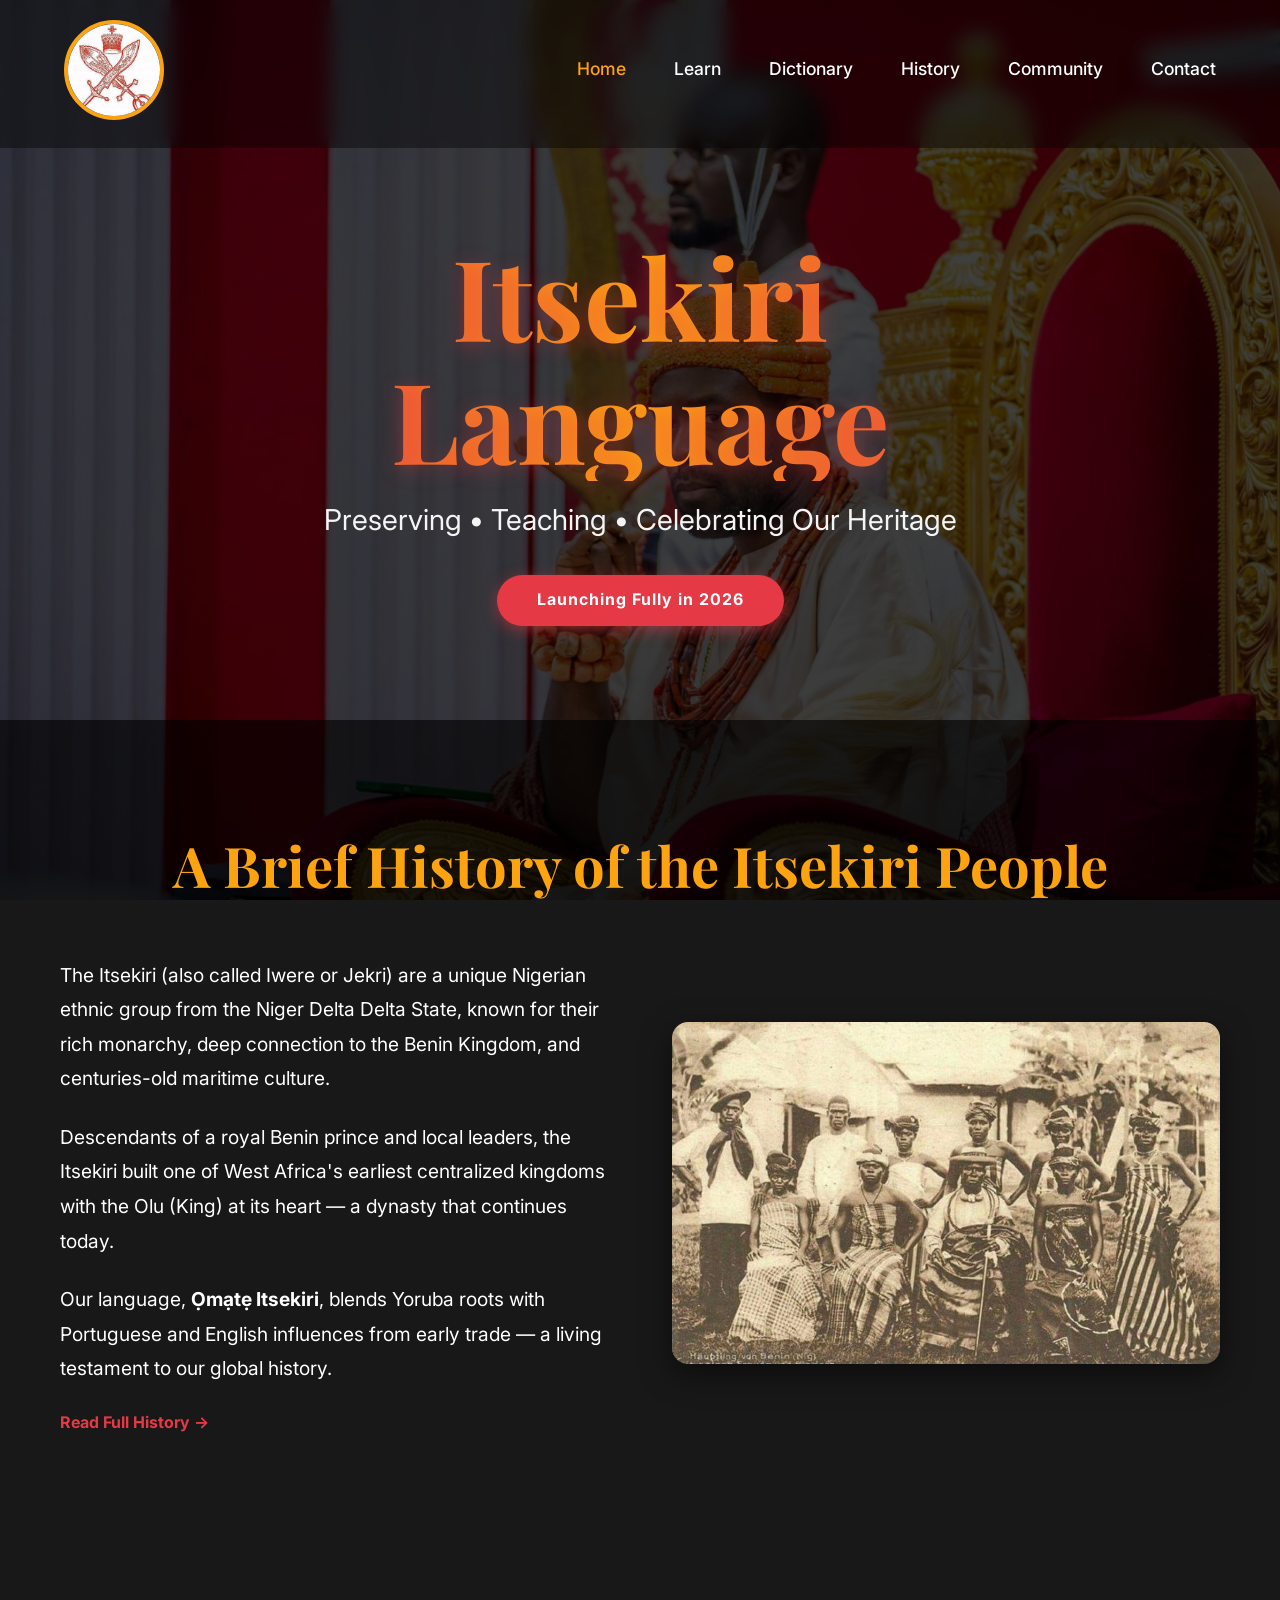
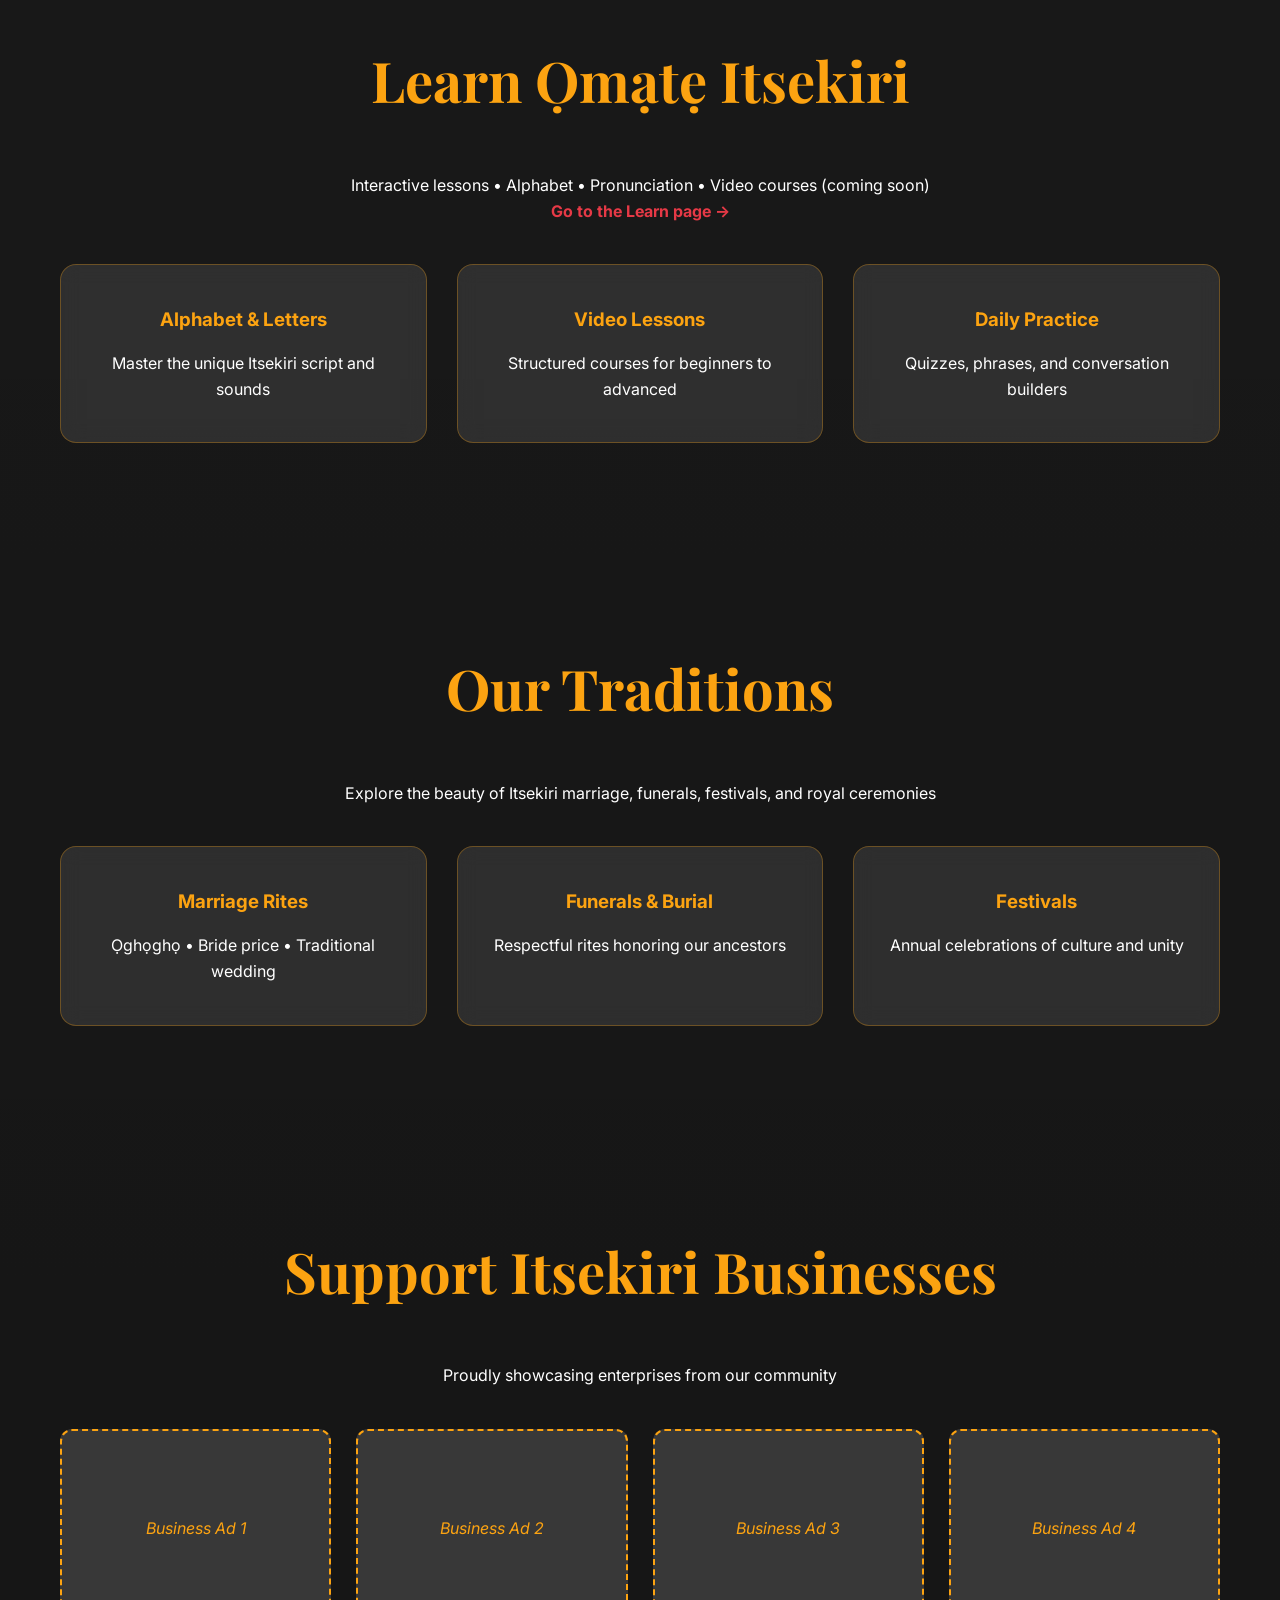
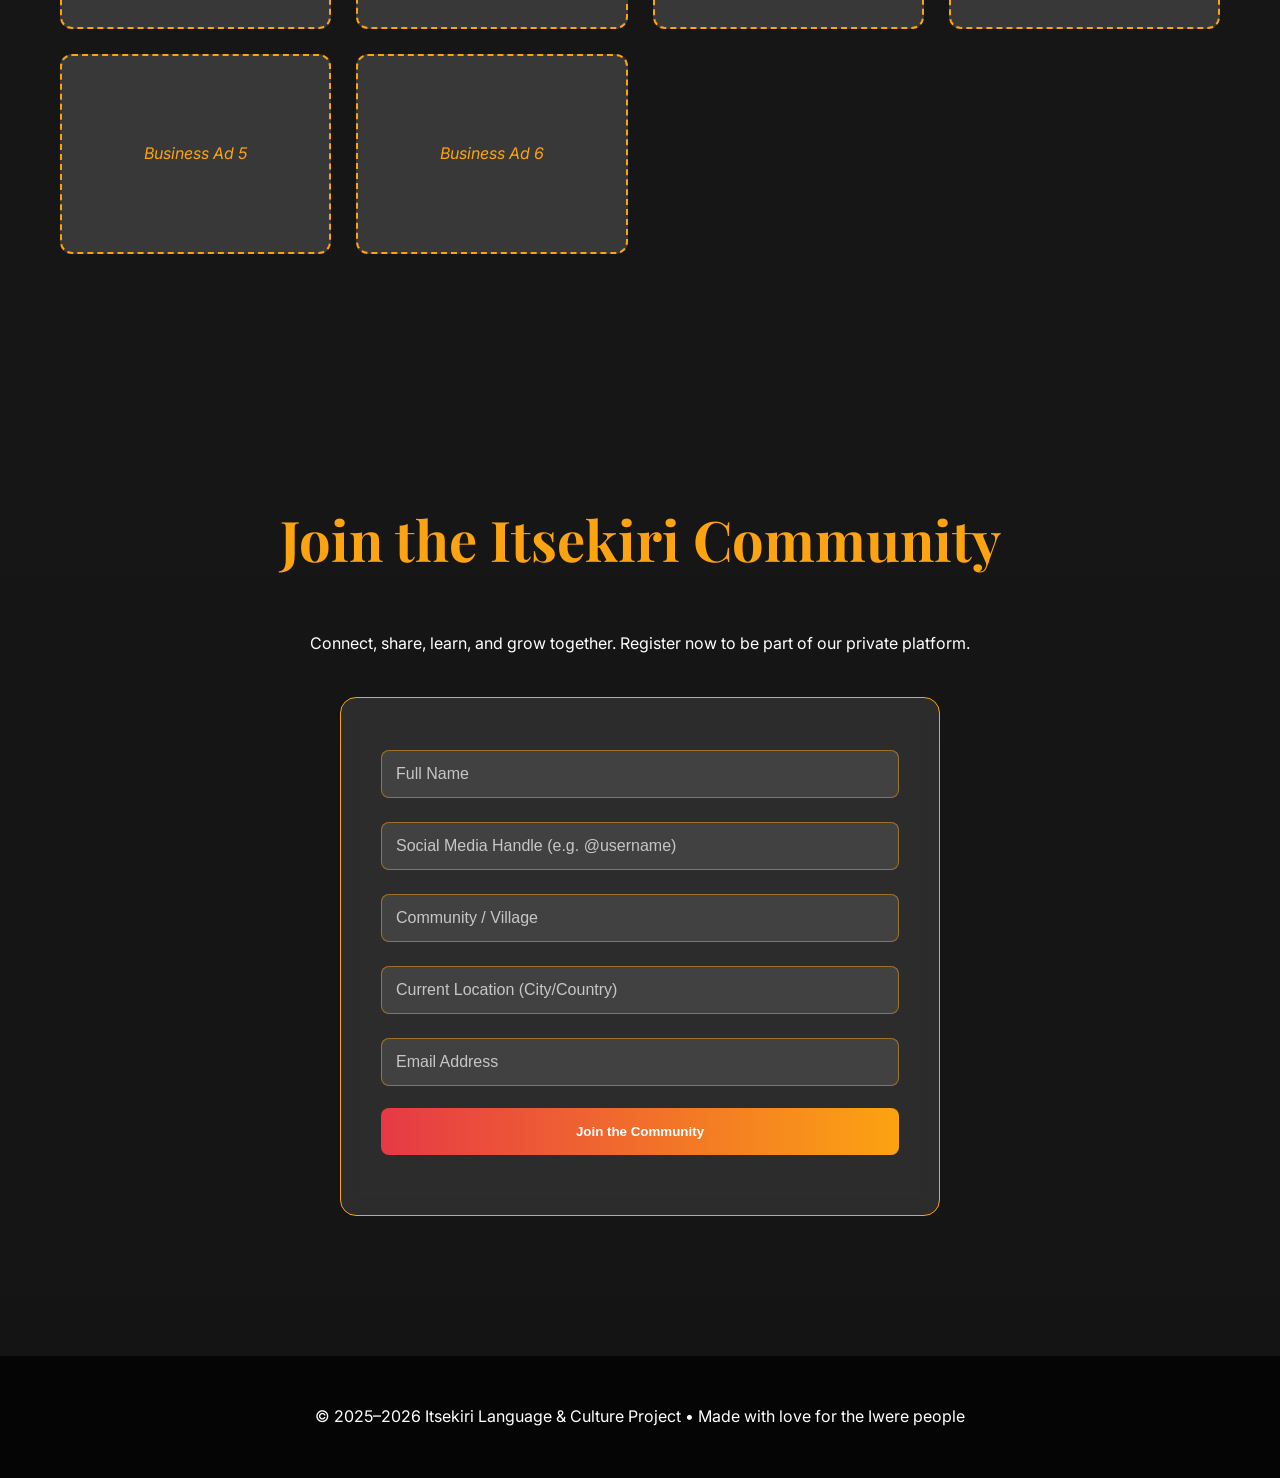
<file: index.html>
<!doctype html>
<html lang="en">
  <head>
    <meta charset="UTF-8" />
    <meta name="viewport" content="width=device-width, initial-scale=1.0" />
    <title>Ẹ̀dẹ Itsekiri • Language & Culture Hub</title>
    <meta name="description" content="Preserving, teaching and celebrating Itsekiri language and heritage." />
    <link href="https://fonts.googleapis.com/css2?family=Playfair+Display:wght@700&family=Inter:wght@300;500;700&display=swap" rel="stylesheet" />
    <link rel="stylesheet" href="https://cdnjs.cloudflare.com/ajax/libs/font-awesome/6.4.0/css/all.min.css" />
    <link rel="stylesheet" href="css/style.css" />
  </head>
  <body>
    <div id="site-nav"></div>

    <!-- Hero Section -->
    <header class="hero" id="home">
      <div class="hero-content">
        <h1 class="main-title">Itsekiri Language</h1>
        <p class="subtitle">Preserving • Teaching • Celebrating Our Heritage</p>
        <div class="badge">Launching Fully in 2026</div>
      </div>
    </header>

    <!-- Brief History -->
    <section class="section" id="history">
      <div class="container">
        <h2>A Brief History of the Itsekiri People</h2>
        <div class="history-grid">
          <div class="history-text">
            <p>
              The Itsekiri (also called Iwere or Jekri) are a unique Nigerian
              ethnic group from the Niger Delta Delta State, known for their
              rich monarchy, deep connection to the Benin Kingdom, and
              centuries-old maritime culture.
            </p>
            <p>
              Descendants of a royal Benin prince and local leaders, the
              Itsekiri built one of West Africa's earliest centralized kingdoms
              with the Olu (King) at its heart — a dynasty that continues today.
            </p>
            <p>
              Our language, <strong>Ọmạtẹ Itsekiri</strong>, blends Yoruba roots
              with Portuguese and English influences from early trade — a living
              testament to our global history.
            </p>
            <a href="history.html" class="read-more">Read Full History →</a>
          </div>
          <div class="history-image">
            <img
              src="images/History-of-Itsekiri-People-1024x639.jpg"
              alt="Itsekiri History"
              class="history-img"
            />
          </div>
        </div>
      </div>
    </section>

    <!-- Learn Teaser -->
    <section class="section" id="learn">
      <div class="container text-center">
        <h2>Learn Ọmạtẹ Itsekiri</h2>
        <p>
          Interactive lessons • Alphabet • Pronunciation • Video courses (coming
          soon)
        </p>
        <p><a href="learn.html" class="read-more">Go to the Learn page →</a></p>
        <div class="grid-3">
          <div class="card">
            <h3>Alphabet & Letters</h3>
            <p>Master the unique Itsekiri script and sounds</p>
          </div>
          <div class="card">
            <h3>Video Lessons</h3>
            <p>Structured courses for beginners to advanced</p>
          </div>
          <div class="card">
            <h3>Daily Practice</h3>
            <p>Quizzes, phrases, and conversation builders</p>
          </div>
        </div>
      </div>
    </section>

    <!-- Traditions -->
    <section class="section" id="traditions">
      <div class="container text-center">
        <h2>Our Traditions</h2>
        <p>
          Explore the beauty of Itsekiri marriage, funerals, festivals, and
          royal ceremonies
        </p>
        <div class="grid-3">
          <div class="card">
            <h3>Marriage Rites</h3>
            <p>Ọghọghọ • Bride price • Traditional wedding</p>
          </div>
          <div class="card">
            <h3>Funerals & Burial</h3>
            <p>Respectful rites honoring our ancestors</p>
          </div>
          <div class="card">
            <h3>Festivals</h3>
            <p>Annual celebrations of culture and unity</p>
          </div>
        </div>
      </div>
    </section>

    <!-- Business Ads -->
    <section class="section" id="ads-section">
      <div class="container text-center">
        <h2>Support Itsekiri Businesses</h2>
        <p>Proudly showcasing enterprises from our community</p>
        <div class="ads-grid">
          <div class="ad-card">Business Ad 1</div>
          <div class="ad-card">Business Ad 2</div>
          <div class="ad-card">Business Ad 3</div>
          <div class="ad-card">Business Ad 4</div>
          <div class="ad-card">Business Ad 5</div>
          <div class="ad-card">Business Ad 6</div>
        </div>
      </div>
    </section>

    <!-- Community Registration -->
    <section class="section" id="community">
      <div class="container">
        <h2 class="text-center">Join the Itsekiri Community</h2>
        <p class="text-center">
          Connect, share, learn, and grow together. Register now to be part of
          our private platform.
        </p>
        <div class="form-container">
          <form id="registrationForm">
            <input type="text" placeholder="Full Name" required />
            <input
              type="text"
              placeholder="Social Media Handle (e.g. @username)"
            />
            <input type="text" placeholder="Community / Village" />
            <input type="text" placeholder="Current Location (City/Country)" />
            <input type="email" placeholder="Email Address" required />
            <button type="submit" class="btn-primary">
              Join the Community
            </button>
          </form>
          <p id="formMessage"></p>
        </div>
      </div>
    </section>

    
    <div id="site-footer"></div>
    <script src="js/layout.js" defer></script>
    <script src="js/main.js" defer></script>
  </body>
</html>
</file>
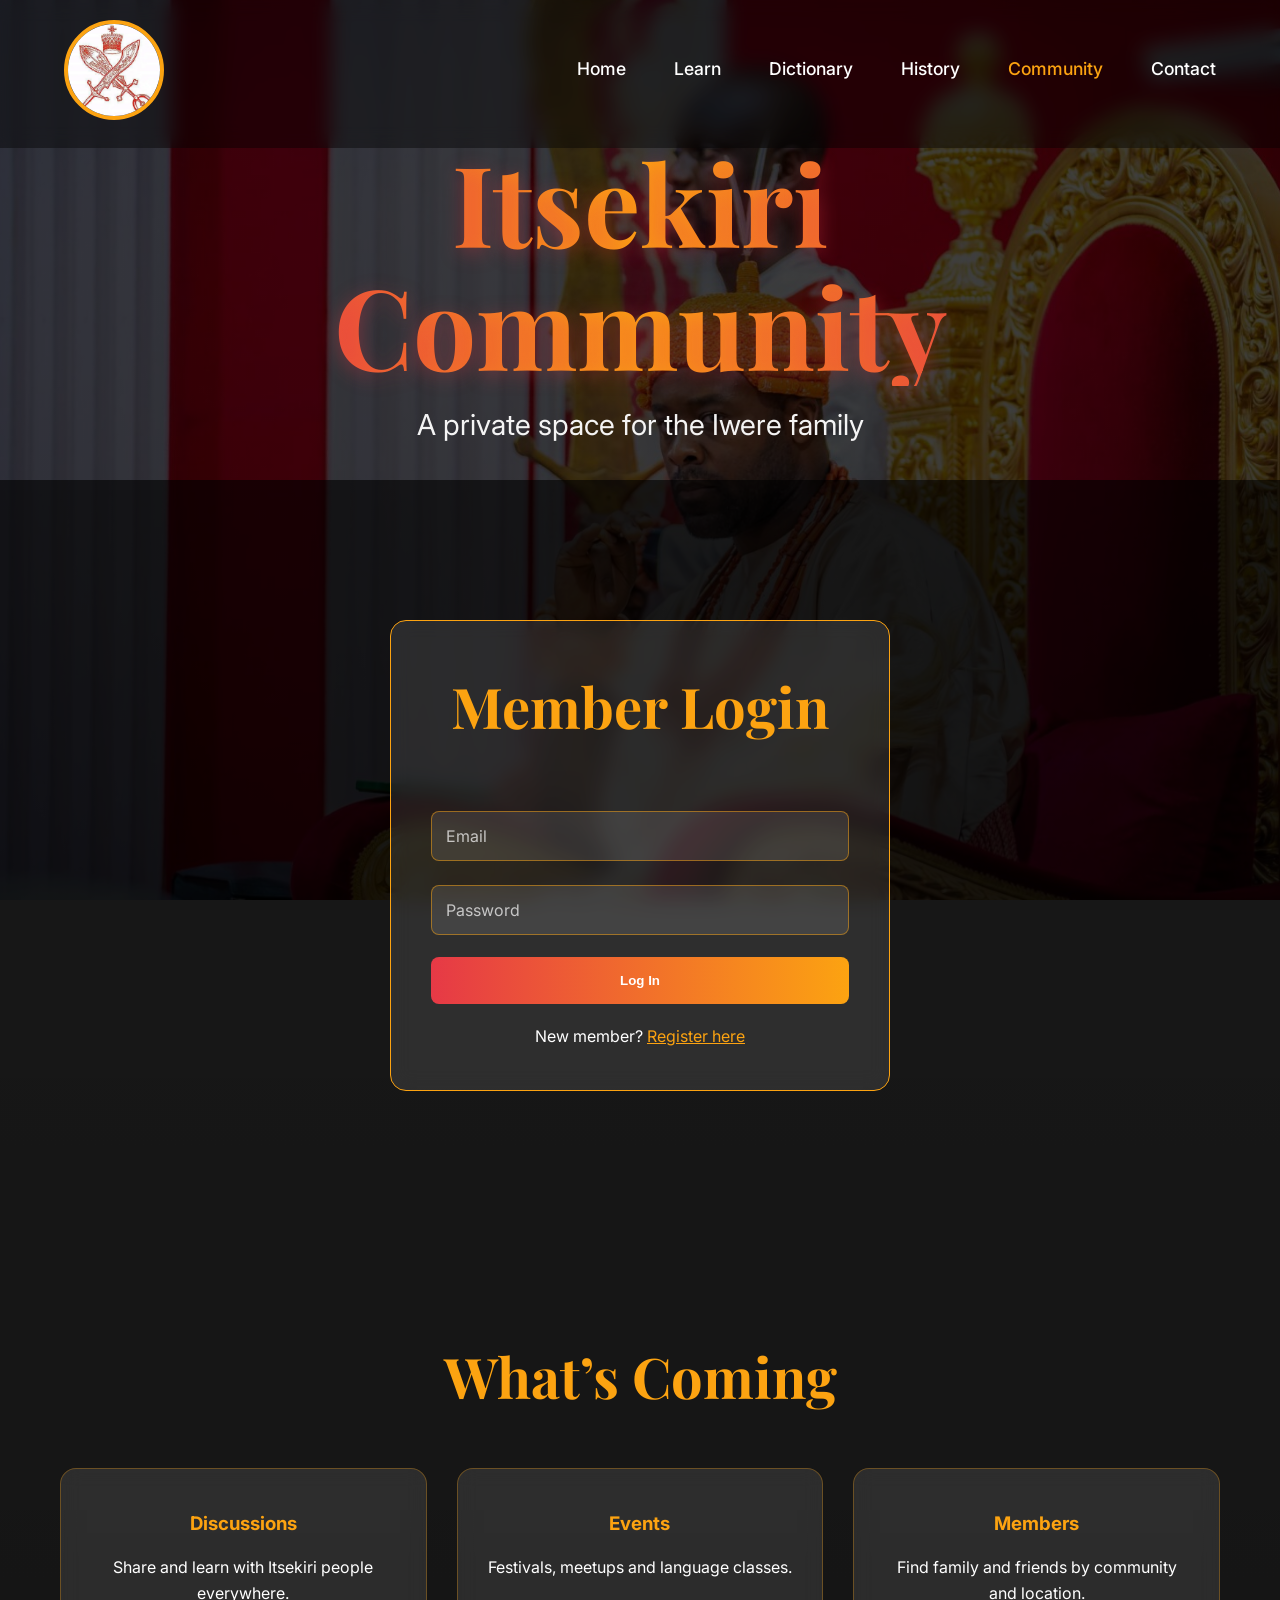
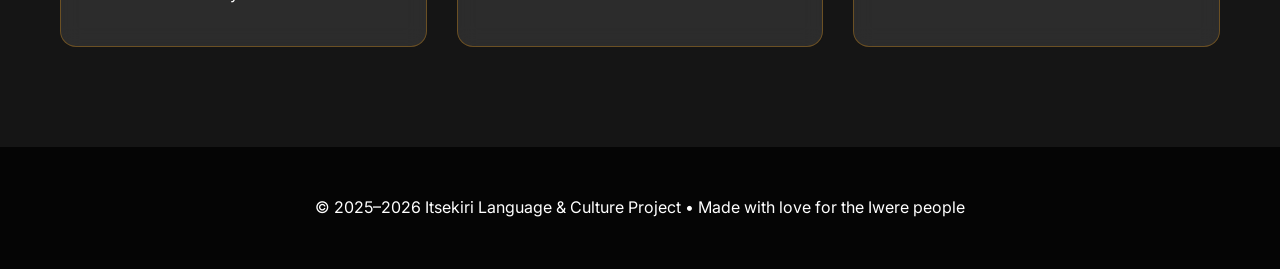
<file: community.html>
<!doctype html>
<html lang="en">
  <head>
    <meta charset="UTF-8" />
    <meta name="viewport" content="width=device-width, initial-scale=1.0" />
    <title>Community • Ẹ̀dẹ Itsekiri</title>
    <meta name="description" content="A private space for the Iwere family." />
    <link href="https://fonts.googleapis.com/css2?family=Playfair+Display:wght@700&family=Inter:wght@300;500;700&display=swap" rel="stylesheet" />
    <link rel="stylesheet" href="https://cdnjs.cloudflare.com/ajax/libs/font-awesome/6.4.0/css/all.min.css" />
    <link rel="stylesheet" href="css/style.css" />
  </head>
  <body>
    <div id="site-nav"></div>

    <header class="hero hero-small">
      <div class="hero-content">
        <h1 class="main-title">Itsekiri Community</h1>
        <p class="subtitle">A private space for the Iwere family</p>
      </div>
    </header>

    <section class="section" id="authSection">
      <div class="container">
        <div class="form-container narrow">
          <h2>Member Login</h2>
          <form id="loginForm">
            <input type="email" placeholder="Email" aria-label="Email" required />
            <input type="password" placeholder="Password" aria-label="Password" required />
            <button type="submit" class="btn-primary">Log In</button>
          </form>
          <p id="authMessage" class="form-message"></p>
          <p class="text-center" style="margin-top: 20px">
            New member? <a href="index.html#community" class="gold">Register here</a>
          </p>
        </div>
      </div>
    </section>

    <section class="section">
      <div class="container text-center">
        <h2>What’s Coming</h2>
        <div class="grid-3">
          <div class="card"><h3>Discussions</h3><p>Share and learn with Itsekiri people everywhere.</p></div>
          <div class="card"><h3>Events</h3><p>Festivals, meetups and language classes.</p></div>
          <div class="card"><h3>Members</h3><p>Find family and friends by community and location.</p></div>
        </div>
      </div>
    </section>

    <div id="site-footer"></div>
    <script src="js/layout.js" defer></script>
    <script src="js/main.js" defer></script>
  </body>
</html>
</file>
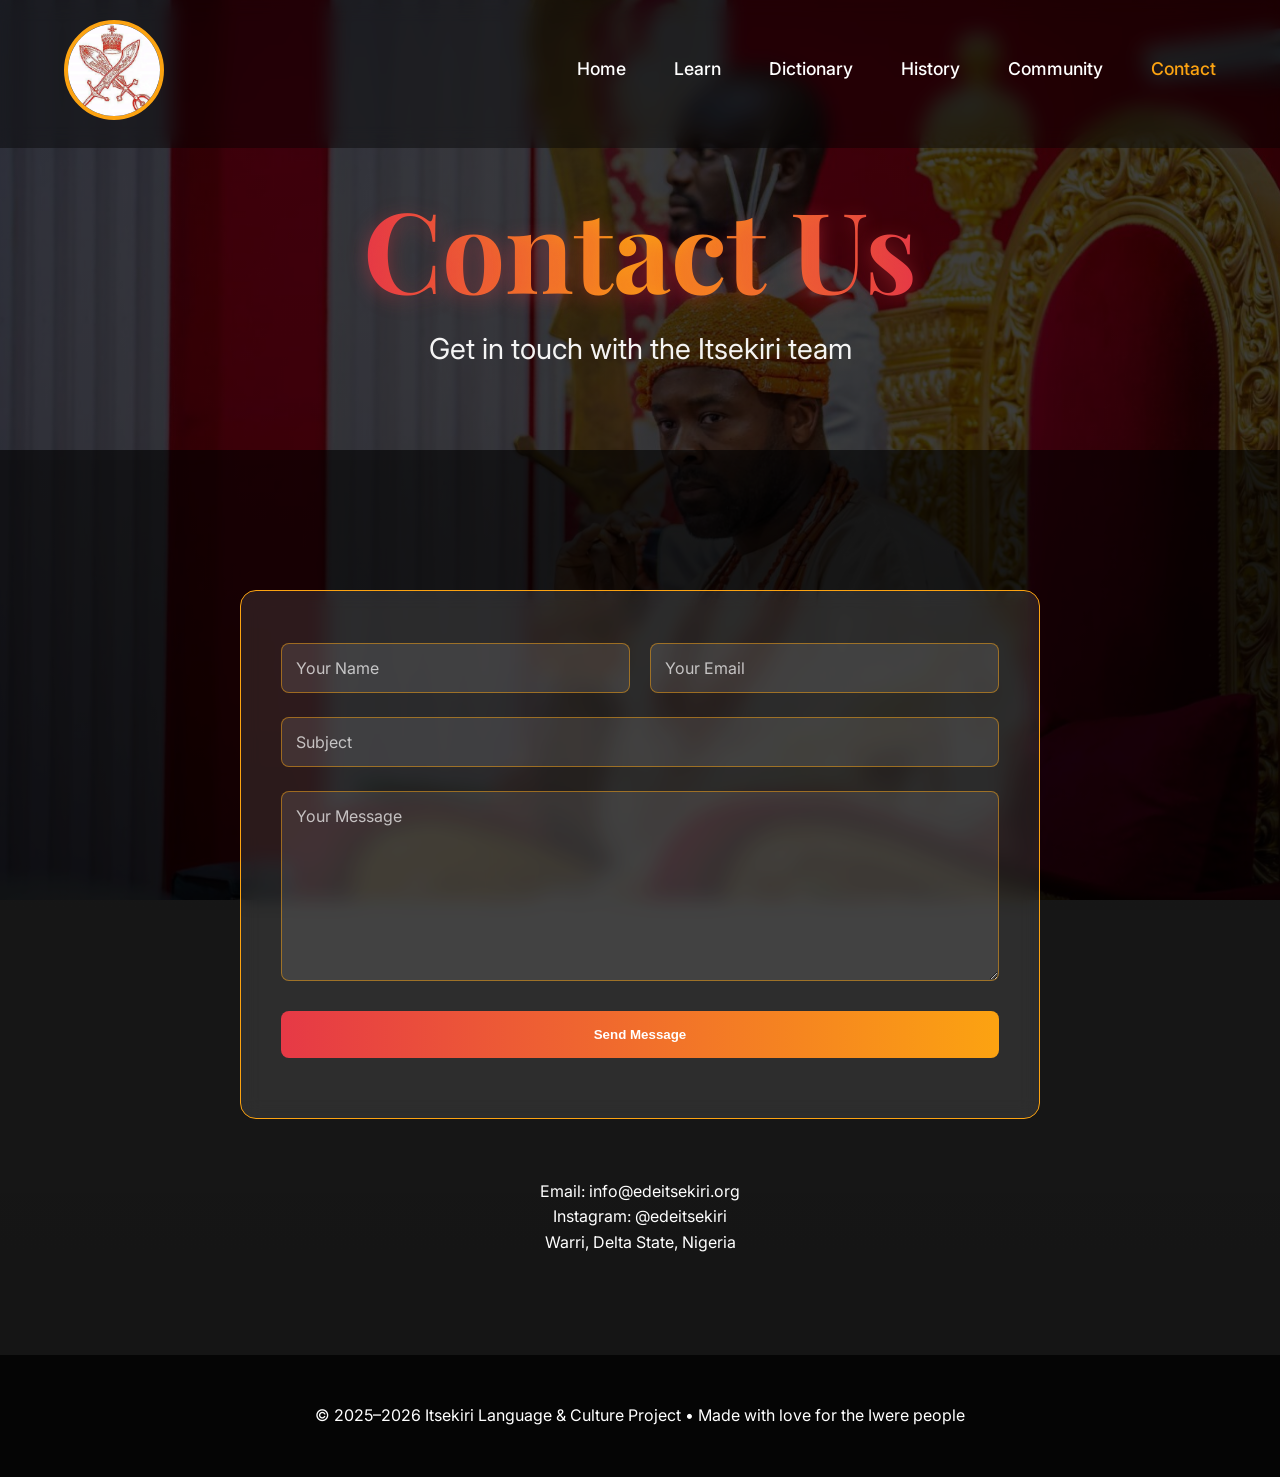
<file: contact.html>
<!doctype html>
<html lang="en">
  <head>
    <meta charset="UTF-8" />
    <meta name="viewport" content="width=device-width, initial-scale=1.0" />
    <title>Contact • Ẹ̀dẹ Itsekiri</title>
    <meta name="description" content="Get in touch with the Itsekiri Language & Culture Project." />
    <link href="https://fonts.googleapis.com/css2?family=Playfair+Display:wght@700&family=Inter:wght@300;500;700&display=swap" rel="stylesheet" />
    <link rel="stylesheet" href="https://cdnjs.cloudflare.com/ajax/libs/font-awesome/6.4.0/css/all.min.css" />
    <link rel="stylesheet" href="css/style.css" />
  </head>
  <body>
    <div id="site-nav"></div>

    <header class="hero hero-small">
      <div class="hero-content">
        <h1 class="main-title">Contact Us</h1>
        <p class="subtitle">Get in touch with the Itsekiri team</p>
      </div>
    </header>

    <section class="section">
      <div class="container">
        <div class="form-container" style="max-width: 800px">
          <form id="contactForm">
            <div class="form-row">
              <input type="text" placeholder="Your Name" aria-label="Your name" required />
              <input type="email" placeholder="Your Email" aria-label="Your email" required />
            </div>
            <input type="text" placeholder="Subject" aria-label="Subject" required />
            <textarea placeholder="Your Message" aria-label="Your message" rows="8" required></textarea>
            <button type="submit" class="btn-primary">Send Message</button>
          </form>
          <p id="contactMessage" class="form-message"></p>
        </div>
        <div class="text-center" style="margin-top: 60px">
          <p>Email: info@edeitsekiri.org</p>
          <p>Instagram: @edeitsekiri</p>
          <p>Warri, Delta State, Nigeria</p>
        </div>
      </div>
    </section>

    <div id="site-footer"></div>
    <script src="js/layout.js" defer></script>
    <script src="js/main.js" defer></script>
  </body>
</html>
</file>
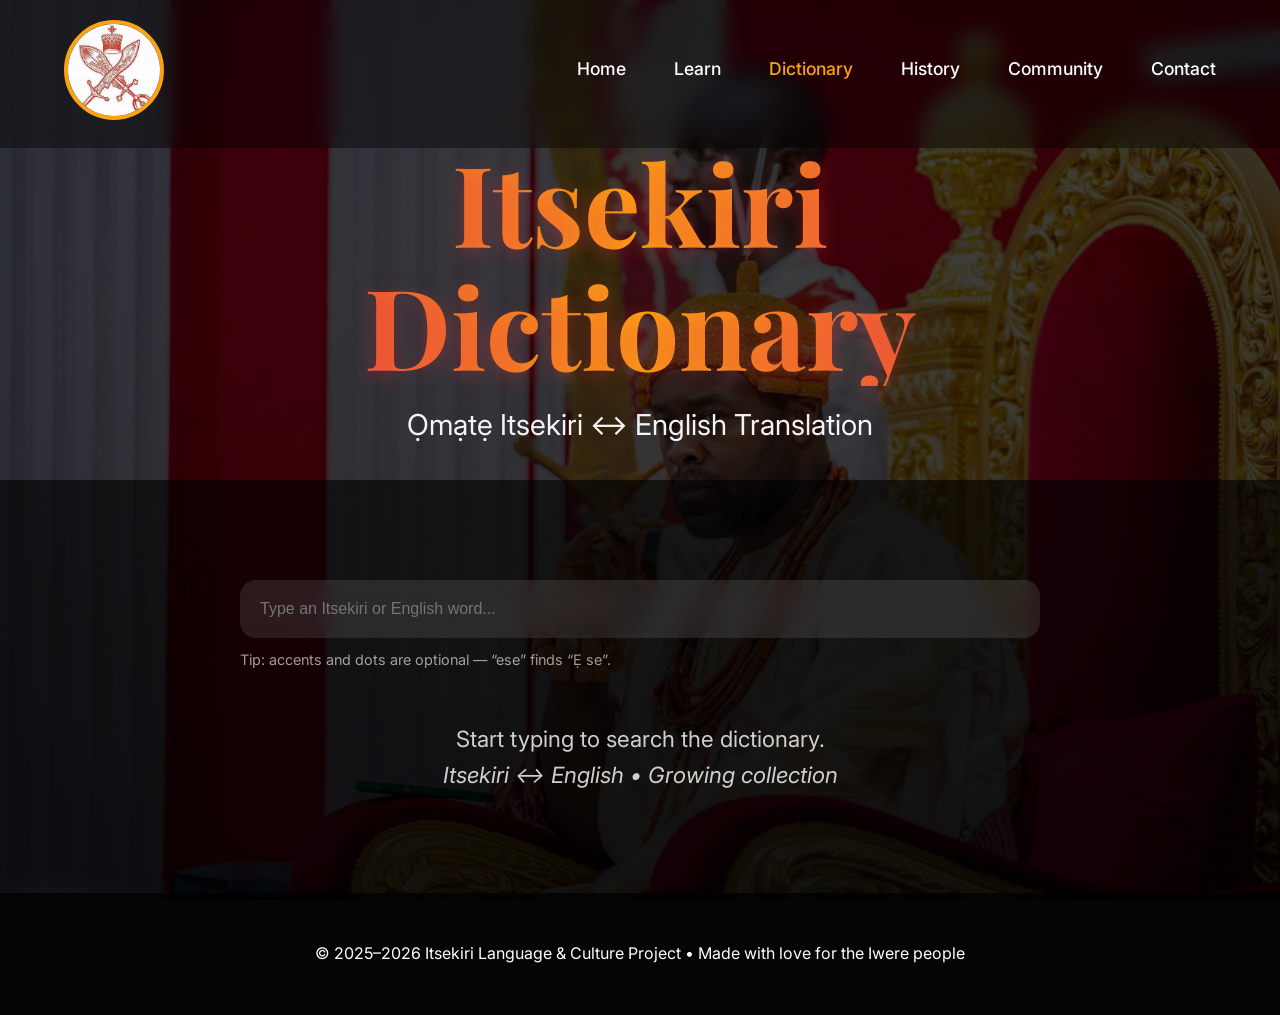
<file: dictionary.html>
<!doctype html>
<html lang="en">
  <head>
    <meta charset="UTF-8" />
    <meta name="viewport" content="width=device-width, initial-scale=1.0" />
    <title>Dictionary • Ẹ̀dẹ Itsekiri</title>
    <meta name="description" content="Search Itsekiri ↔ English words and phrases." />
    <link href="https://fonts.googleapis.com/css2?family=Playfair+Display:wght@700&family=Inter:wght@300;500;700&display=swap" rel="stylesheet" />
    <link rel="stylesheet" href="https://cdnjs.cloudflare.com/ajax/libs/font-awesome/6.4.0/css/all.min.css" />
    <link rel="stylesheet" href="css/style.css" />
  </head>
  <body>
    <div id="site-nav"></div>

    <header class="hero hero-small">
      <div class="hero-content">
        <h1 class="main-title">Itsekiri Dictionary</h1>
        <p class="subtitle">Ọmạtẹ Itsekiri ↔ English Translation</p>
      </div>
    </header>

    <section class="section">
      <div class="container">
        <div class="dict-wrap">
          <label for="searchInput" class="sr-only">Search the dictionary</label>
          <input type="search" id="searchInput" class="dict-input" placeholder="Type an Itsekiri or English word..." autocomplete="off" />
          <p class="dict-hint">Tip: accents and dots are optional — “ese” finds “Ẹ se”.</p>
          <div id="dictionaryResults" aria-live="polite"></div>
        </div>
      </div>
    </section>

    <div id="site-footer"></div>
    <script src="js/layout.js" defer></script>
    <script src="js/main.js" defer></script>
    <script src="js/dictionary-data.js" defer></script>
    <script src="js/dictionary.js" defer></script>
  </body>
</html>
</file>
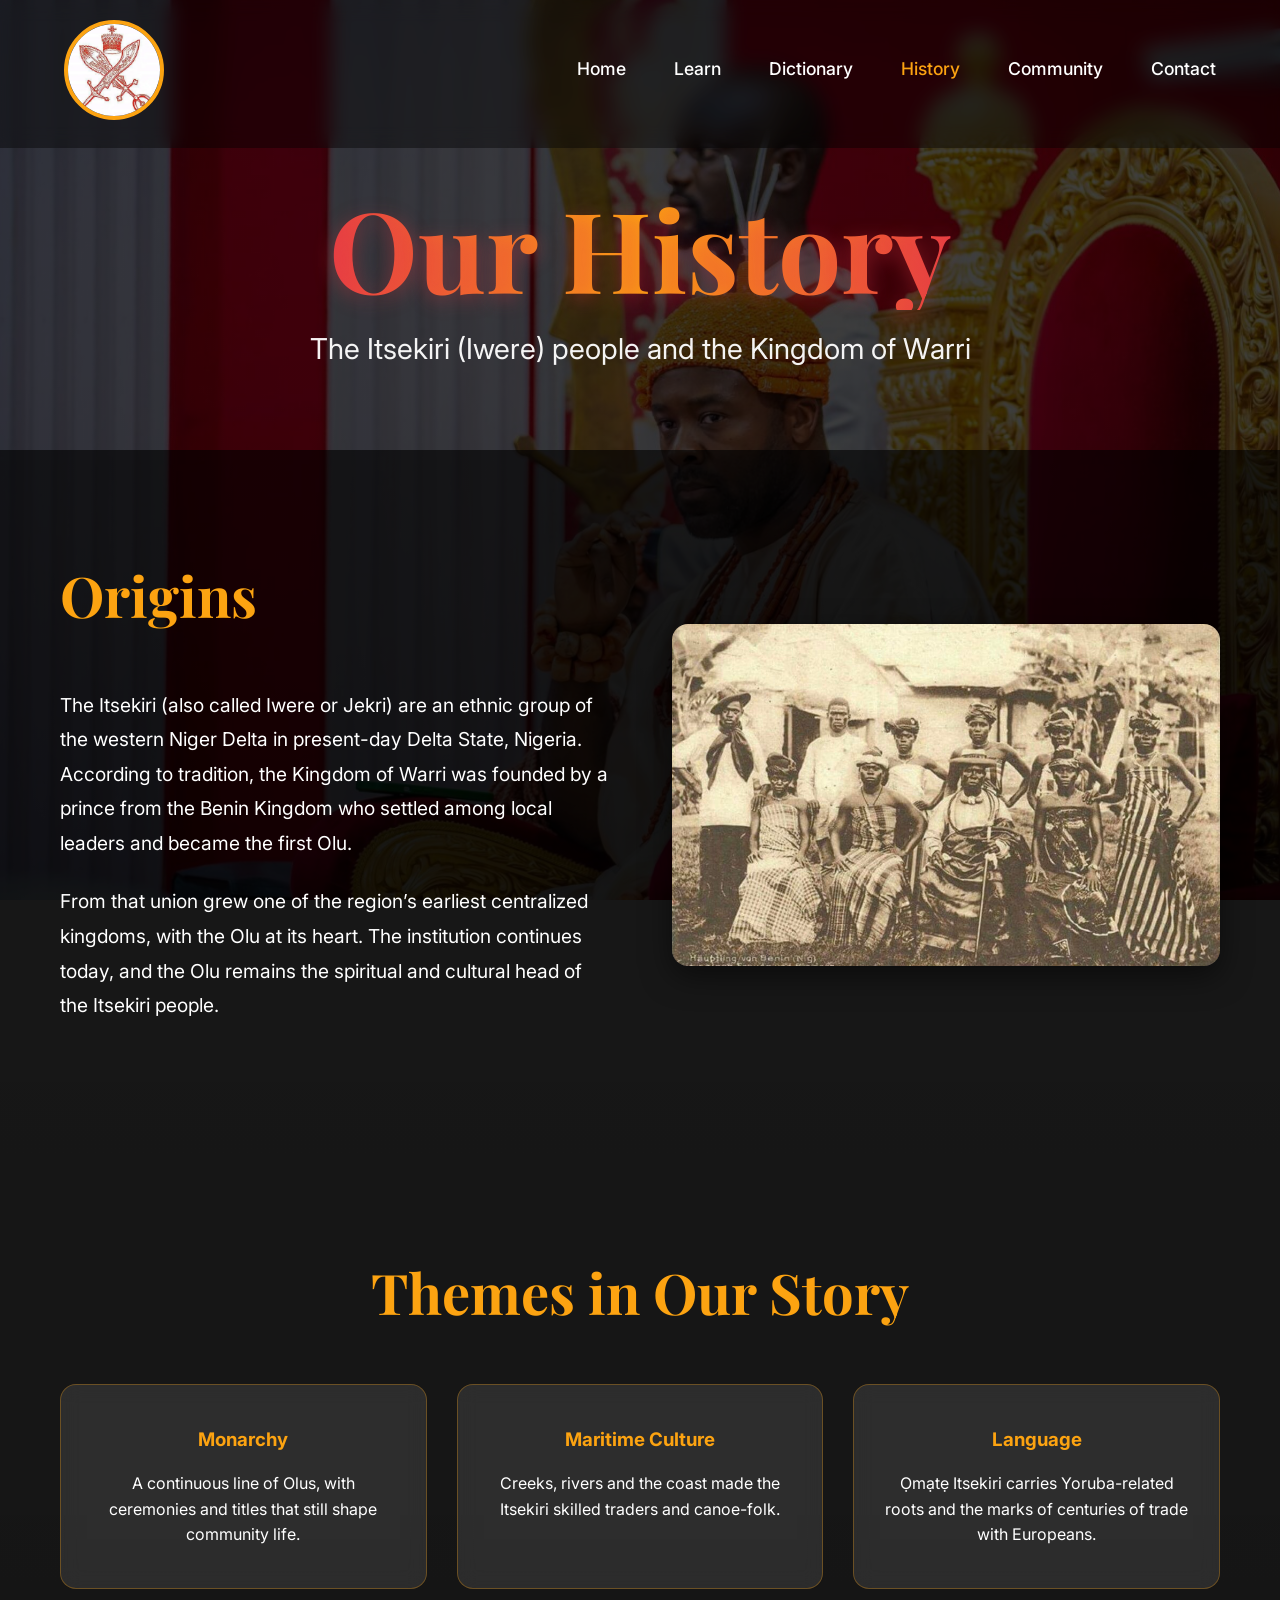
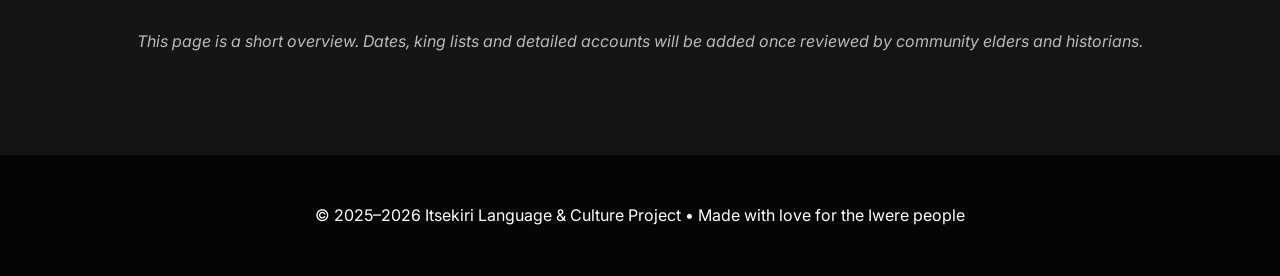
<file: history.html>
<!doctype html>
<html lang="en">
  <head>
    <meta charset="UTF-8" />
    <meta name="viewport" content="width=device-width, initial-scale=1.0" />
    <title>History • Ẹ̀dẹ Itsekiri</title>
    <meta name="description" content="A brief history of the Itsekiri (Iwere) people and the Warri Kingdom." />
    <link href="https://fonts.googleapis.com/css2?family=Playfair+Display:wght@700&family=Inter:wght@300;500;700&display=swap" rel="stylesheet" />
    <link rel="stylesheet" href="https://cdnjs.cloudflare.com/ajax/libs/font-awesome/6.4.0/css/all.min.css" />
    <link rel="stylesheet" href="css/style.css" />
  </head>
  <body>
    <div id="site-nav"></div>

    <header class="hero hero-small">
      <div class="hero-content">
        <h1 class="main-title">Our History</h1>
        <p class="subtitle">The Itsekiri (Iwere) people and the Kingdom of Warri</p>
      </div>
    </header>

    <section class="section">
      <div class="container">
        <div class="history-grid">
          <div class="history-text">
            <h2 class="left">Origins</h2>
            <p>
              The Itsekiri (also called Iwere or Jekri) are an ethnic group of
              the western Niger Delta in present-day Delta State, Nigeria.
              According to tradition, the Kingdom of Warri was founded by a
              prince from the Benin Kingdom who settled among local leaders and
              became the first Olu.
            </p>
            <p>
              From that union grew one of the region’s earliest centralized
              kingdoms, with the Olu at its heart. The institution continues
              today, and the Olu remains the spiritual and cultural head of the
              Itsekiri people.
            </p>
          </div>
          <div class="history-image">
            <img src="images/History-of-Itsekiri-People-1024x639.jpg" alt="Itsekiri history" class="history-img" />
          </div>
        </div>
      </div>
    </section>

    <section class="section">
      <div class="container">
        <h2>Themes in Our Story</h2>
        <div class="grid-3">
          <div class="card"><h3>Monarchy</h3><p>A continuous line of Olus, with ceremonies and titles that still shape community life.</p></div>
          <div class="card"><h3>Maritime Culture</h3><p>Creeks, rivers and the coast made the Itsekiri skilled traders and canoe-folk.</p></div>
          <div class="card"><h3>Language</h3><p>Ọmạtẹ Itsekiri carries Yoruba-related roots and the marks of centuries of trade with Europeans.</p></div>
        </div>
        <p class="draft-note">
          This page is a short overview. Dates, king lists and detailed
          accounts will be added once reviewed by community elders and
          historians.
        </p>
      </div>
    </section>

    <div id="site-footer"></div>
    <script src="js/layout.js" defer></script>
    <script src="js/main.js" defer></script>
  </body>
</html>
</file>
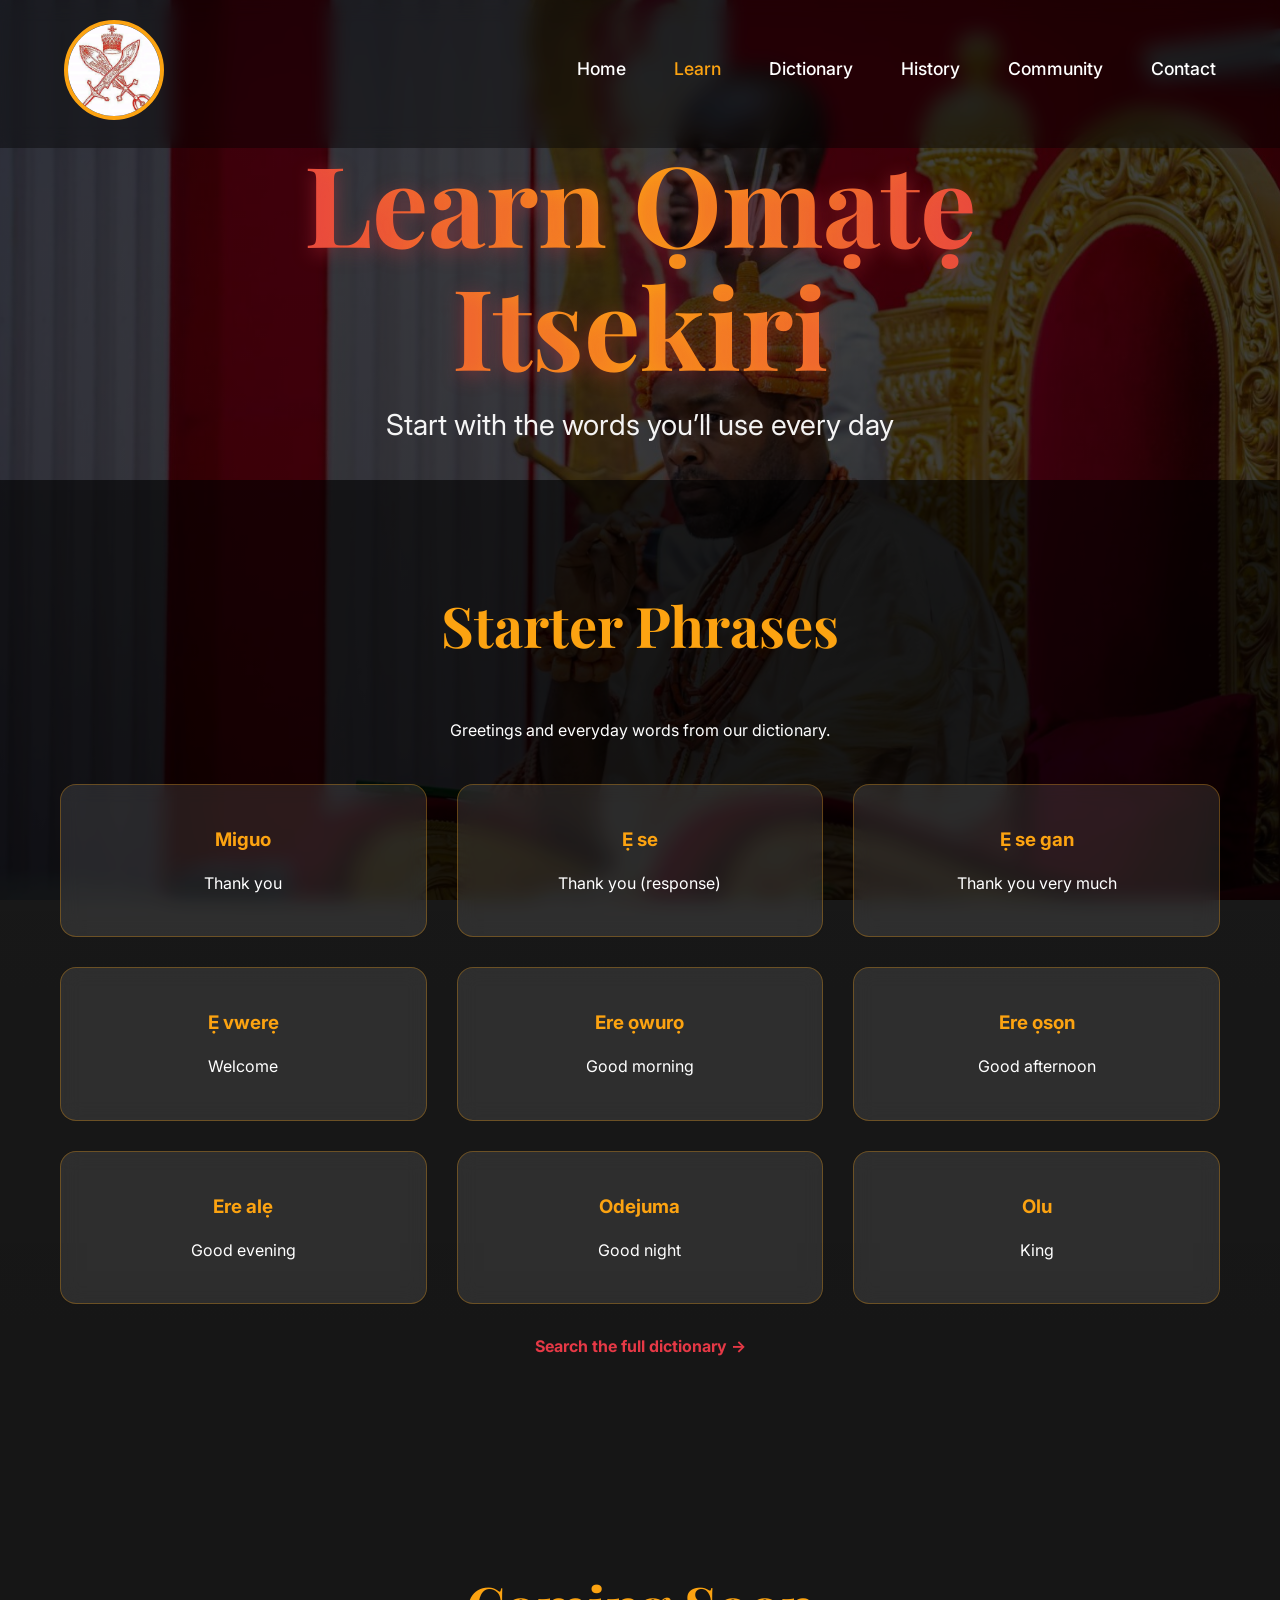
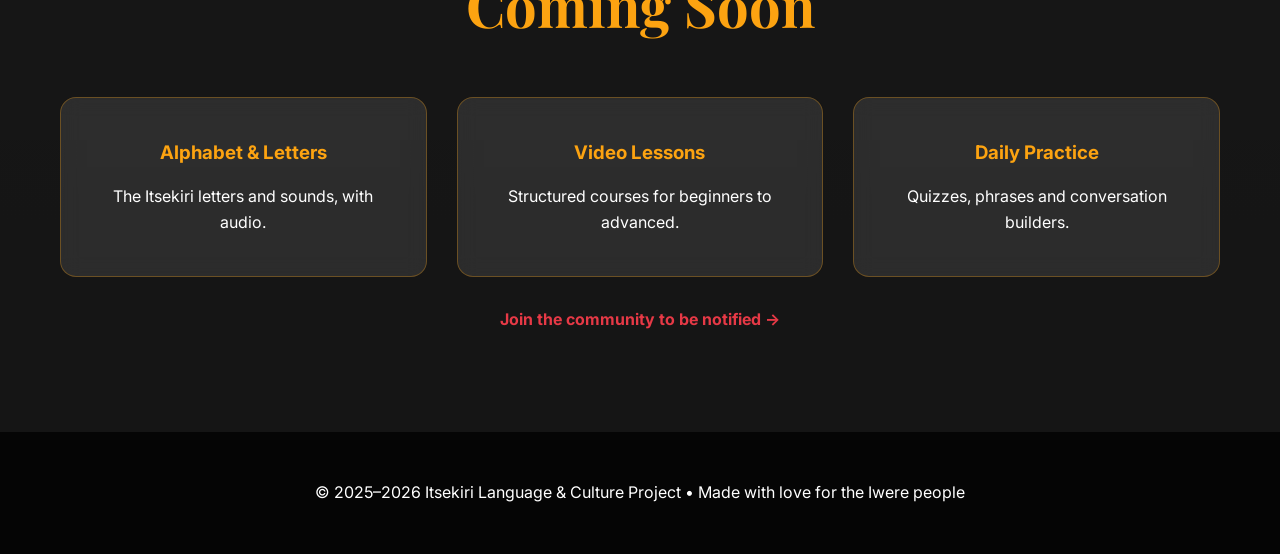
<file: learn.html>
<!doctype html>
<html lang="en">
  <head>
    <meta charset="UTF-8" />
    <meta name="viewport" content="width=device-width, initial-scale=1.0" />
    <title>Learn • Ẹ̀dẹ Itsekiri</title>
    <meta name="description" content="Learn Ọmạtẹ Itsekiri: starter phrases and upcoming lessons." />
    <link href="https://fonts.googleapis.com/css2?family=Playfair+Display:wght@700&family=Inter:wght@300;500;700&display=swap" rel="stylesheet" />
    <link rel="stylesheet" href="https://cdnjs.cloudflare.com/ajax/libs/font-awesome/6.4.0/css/all.min.css" />
    <link rel="stylesheet" href="css/style.css" />
  </head>
  <body>
    <div id="site-nav"></div>

    <header class="hero hero-small">
      <div class="hero-content">
        <h1 class="main-title">Learn Ọmạtẹ Itsekiri</h1>
        <p class="subtitle">Start with the words you’ll use every day</p>
      </div>
    </header>

    <section class="section">
      <div class="container text-center">
        <h2>Starter Phrases</h2>
        <p>Greetings and everyday words from our dictionary.</p>
        <div class="grid-3" id="starterPhrases"></div>
        <p style="margin-top: 30px"><a href="dictionary.html" class="read-more">Search the full dictionary →</a></p>
      </div>
    </section>

    <section class="section">
      <div class="container text-center">
        <h2>Coming Soon</h2>
        <div class="grid-3">
          <div class="card"><h3>Alphabet &amp; Letters</h3><p>The Itsekiri letters and sounds, with audio.</p></div>
          <div class="card"><h3>Video Lessons</h3><p>Structured courses for beginners to advanced.</p></div>
          <div class="card"><h3>Daily Practice</h3><p>Quizzes, phrases and conversation builders.</p></div>
        </div>
        <p style="margin-top: 30px"><a href="index.html#community" class="read-more">Join the community to be notified →</a></p>
      </div>
    </section>

    <div id="site-footer"></div>
    <script src="js/layout.js" defer></script>
    <script src="js/main.js" defer></script>
    <script src="js/dictionary-data.js" defer></script>
    <script src="js/learn.js" defer></script>
  </body>
</html>
</file>
<file: css/style.css>
* {
  margin: 0;
  padding: 0;
  box-sizing: border-box;
}

body {
  font-family: "Inter", sans-serif;
  color: white;
  min-height: 100vh;
  background: linear-gradient(rgba(0, 0, 0, 0.75), rgba(0, 0, 0, 0.8)),
    url(../images/olu.jpg) no-repeat center center/cover fixed;
  line-height: 1.6;
}

html {
  scroll-behavior: smooth; /* Smooth scrolling */
}

input,
textarea,
select {
  font-size: 16px !important; /* Prevents unwanted zoom on iOS */
}

a,
button,
.card,
.ad-card {
  -webkit-tap-highlight-color: transparent; /* Clean tap on mobile */
}

.container {
  max-width: 1200px;
  margin: 0 auto;
  padding: 0 20px;
}

.text-center {
  text-align: center;
}

/* Fixed Navbar - Logo top-left, Nav top-right */
.navbar {
  position: fixed;
  top: 0;
  left: 0;
  right: 0;
  padding: 20px 5%;
  display: flex;
  justify-content: space-between;
  align-items: flex-start;
  backdrop-filter: blur(10px);
  background: rgba(0, 0, 0, 0.4);
  z-index: 1000;
}

.logo-img {
  width: 100px;
  height: 100px;
  border-radius: 50%;
  object-fit: cover;
  border: 4px solid #fca311;
}

.nav-links {
  display: flex;
  gap: 3rem;
  margin-top: 35px;
  list-style: none;
}

.nav-links a {
  color: white;
  text-decoration: none;
  font-weight: 500;
  font-size: 1.1rem;
  transition: color 0.3s;
}

.nav-links a:hover {
  color: #fca311;
}

.mobile-menu-btn {
  display: none;
  font-size: 1.8rem;
  color: white;
  cursor: pointer;
  margin-top: 35px;
}

/* Hero - Flexible height */
.hero {
  min-height: 80vh;
  padding-top: 140px;
  display: flex;
  align-items: center;
  justify-content: center;
  text-align: center;
}

.hero-content {
  max-width: 900px;
  padding: 0 2rem;
}

.main-title {
  font-family: "Playfair Display", serif;
  font-size: 7rem;
  line-height: 1.1;
  margin-bottom: 1rem;
  background: linear-gradient(90deg, #e63946, #fca311, #e63946);
  -webkit-background-clip: text;
  background-clip: text;
  -webkit-text-fill-color: transparent;
  text-shadow: 0 4px 20px rgba(230, 57, 70, 0.4);
}

.subtitle {
  font-size: 1.8rem;
  margin-bottom: 2rem;
  opacity: 0.95;
}

.badge {
  background: #e63946;
  color: white;
  padding: 0.8rem 2.5rem;
  border-radius: 50px;
  display: inline-block;
  font-weight: 700;
  letter-spacing: 1px;
  box-shadow: 0 4px 15px rgba(230, 57, 70, 0.5);
}

.section {
  padding: 100px 0;
  background: rgba(0, 0, 0, 0.6);
}

h2 {
  font-family: "Playfair Display", serif;
  font-size: 3.5rem;
  text-align: center;
  margin-bottom: 3rem;
  color: #fca311;
}

.history-grid {
  display: grid;
  grid-template-columns: 1fr 1fr;
  gap: 4rem;
  align-items: center;
}

.history-text p {
  font-size: 1.2rem;
  line-height: 1.8;
  margin-bottom: 1.5rem;
}

.read-more {
  color: #e63946;
  font-weight: 700;
  text-decoration: none;
}

.read-more:hover {
  text-decoration: underline;
}

.history-img {
  width: 100%;
  border-radius: 16px;
  box-shadow: 0 10px 30px rgba(0, 0, 0, 0.5);
}

.grid-3 {
  display: grid;
  grid-template-columns: repeat(auto-fit, minmax(300px, 1fr));
  gap: 30px;
  margin-top: 40px;
}

.card {
  background: rgba(255, 255, 255, 0.1);
  backdrop-filter: blur(10px);
  padding: 40px 30px;
  border-radius: 16px;
  text-align: center;
  border: 1px solid rgba(252, 163, 17, 0.3);
  transition: transform 0.3s;
}

.card:hover {
  transform: translateY(-10px);
}

.card h3 {
  color: #fca311;
  margin-bottom: 1rem;
}

.ads-grid {
  display: grid;
  grid-template-columns: repeat(auto-fit, minmax(220px, 1fr));
  gap: 25px;
  margin: 40px 0;
}

.ad-card {
  background: rgba(255, 255, 255, 0.15);
  height: 200px;
  border-radius: 12px;
  display: flex;
  align-items: center;
  justify-content: center;
  font-style: italic;
  color: #fca311;
  border: 2px dashed #fca311;
}

.form-container {
  max-width: 600px;
  margin: 40px auto;
  background: rgba(255, 255, 255, 0.1);
  padding: 40px;
  border-radius: 16px;
  backdrop-filter: blur(10px);
  border: 1px solid #fca311;
}

#registrationForm input,
#contactForm input,
textarea {
  width: 100%;
  padding: 14px;
  margin: 12px 0;
  background: rgba(255, 255, 255, 0.1);
  border: 1px solid rgba(252, 163, 17, 0.5);
  border-radius: 8px;
  color: white;
}

#registrationForm input::placeholder,
textarea::placeholder {
  color: rgba(255, 255, 255, 0.7);
}

.btn-primary {
  width: 100%;
  padding: 16px;
  background: linear-gradient(90deg, #e63946, #fca311);
  color: white;
  border: none;
  border-radius: 8px;
  font-weight: 700;
  cursor: pointer;
  margin-top: 10px;
}

#formMessage {
  margin-top: 20px;
  text-align: center;
  color: #fca311;
  font-weight: 600;
}

footer {
  text-align: center;
  padding: 3rem;
  background: rgba(0, 0, 0, 0.9);
}

/* Mobile Responsiveness */
@media (max-width: 868px) {
  .main-title {
    font-size: 4.5rem;
  }
  .subtitle {
    font-size: 1.5rem;
  }
  h2 {
    font-size: 2.8rem;
  }
  .history-grid {
    grid-template-columns: 1fr;
  }
  .hero {
    min-height: 70vh;
    padding-top: 120px;
  }

  .nav-links {
    display: none;
    flex-direction: column;
    position: absolute;
    top: 100%;
    right: 0;
    background: rgba(0, 0, 0, 0.95);
    padding: 30px;
    gap: 0;
  }

  .nav-links.active {
    display: flex;
  }

  .nav-links li {
    padding: 15px 0;
    text-align: right;
  }

  .mobile-menu-btn {
    display: block;
  }
}

@media (max-width: 768px) {
  .main-title {
    font-size: 4rem !important;
  }
  .subtitle {
    font-size: 1.4rem !important;
  }
  .badge {
    padding: 0.6rem 2rem;
    font-size: 0.9rem;
  }

  .section {
    padding: 60px 0 !important;
  }

  h2 {
    font-size: 2.5rem !important;
  }

  .grid-3,
  .ads-grid {
    grid-template-columns: 1fr;
    gap: 25px;
  }

  .card,
  .ad-card {
    padding: 30px 20px;
  }

  #searchInput,
  #registrationForm input,
  #contactForm input,
  textarea {
    padding: 18px !important;
    font-size: 1.1rem !important;
  }

  .btn-primary {
    padding: 18px !important;
    font-size: 1.2rem !important;
  }

  footer p {
    font-size: 0.8rem;
    padding: 0 20px;
  }
}

@media (max-width: 480px) {
  .main-title {
    font-size: 3.2rem !important;
  }
  .hero {
    padding-top: 100px !important;
  }
  .navbar {
    padding: 15px 4% !important;
  }
  .logo-img {
    width: 80px;
    height: 80px;
  }
}

/* ---------- Additions ---------- */
.sr-only {
  position: absolute; width: 1px; height: 1px; padding: 0; margin: -1px;
  overflow: hidden; clip: rect(0, 0, 0, 0); white-space: nowrap; border: 0;
}
.logo { display: block; }
.mobile-menu-btn { background: none; border: none; line-height: 1; }
.nav-links a.active { color: #fca311; }
.hero-small { min-height: 50vh; }
.gold { color: #fca311; }
h2.left { text-align: left; }
.draft-note { margin-top: 40px; text-align: center; opacity: 0.7; font-style: italic; }
.card-link { color: inherit; text-decoration: none; display: block; }

/* forms */
#loginForm input, #contactForm input, textarea {
  width: 100%; padding: 14px; margin: 12px 0;
  background: rgba(255, 255, 255, 0.1);
  border: 1px solid rgba(252, 163, 17, 0.5);
  border-radius: 8px; color: white; font-family: inherit;
}
#loginForm input::placeholder, #contactForm input::placeholder { color: rgba(255, 255, 255, 0.7); }
textarea { resize: vertical; }
.form-row { display: grid; grid-template-columns: 1fr 1fr; gap: 20px; }
.form-container.narrow { max-width: 500px; }
.form-message { margin-top: 20px; text-align: center; color: #fca311; font-weight: 600; }
input:focus-visible, textarea:focus-visible, button:focus-visible, a:focus-visible {
  outline: 2px solid #fca311; outline-offset: 2px;
}

/* dictionary */
.dict-wrap { max-width: 800px; margin: 0 auto; }
.dict-input {
  width: 100%; padding: 20px; font-size: 1.3rem; border-radius: 16px; border: none;
  background: rgba(255, 255, 255, 0.1); color: white; backdrop-filter: blur(10px);
}
.dict-hint { margin-top: 10px; opacity: 0.6; font-size: 0.9rem; }
#dictionaryResults { margin-top: 50px; }
.dict-empty { text-align: center; font-size: 1.4rem; opacity: 0.8; }
.dict-none { color: #fca311; opacity: 1; }
.dict-list { display: grid; gap: 20px; }
.dict-card {
  background: rgba(255, 255, 255, 0.1); padding: 25px; border-radius: 16px;
  border-left: 6px solid #fca311;
}
.dict-card h3 { color: #fca311; margin-bottom: 10px; font-size: 1.6rem; }
.dict-card p { font-size: 1.4rem; }

@media (max-width: 768px) {
  .form-row { grid-template-columns: 1fr; gap: 0; }
  .form-container { padding: 25px 20px; }
  #loginForm input, #contactForm input, textarea { padding: 18px !important; font-size: 1.1rem !important; }
}
</file>
